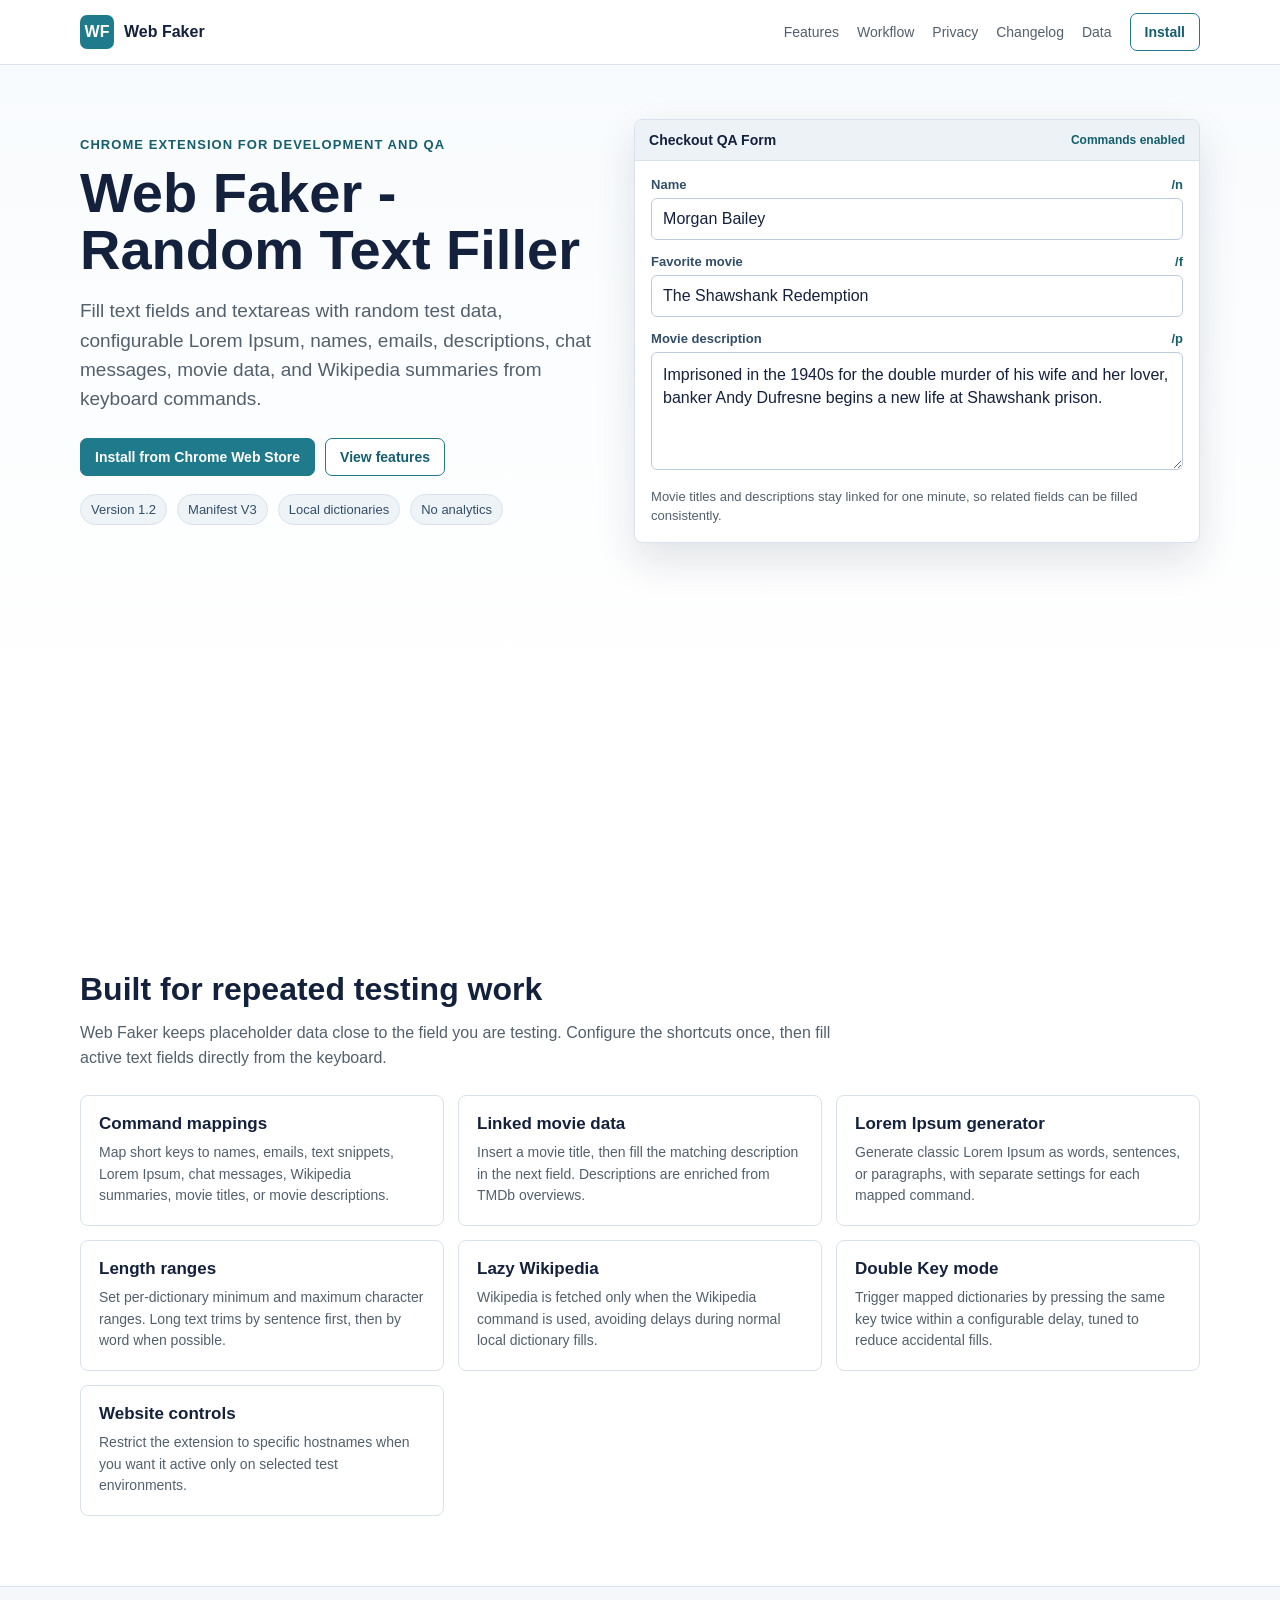
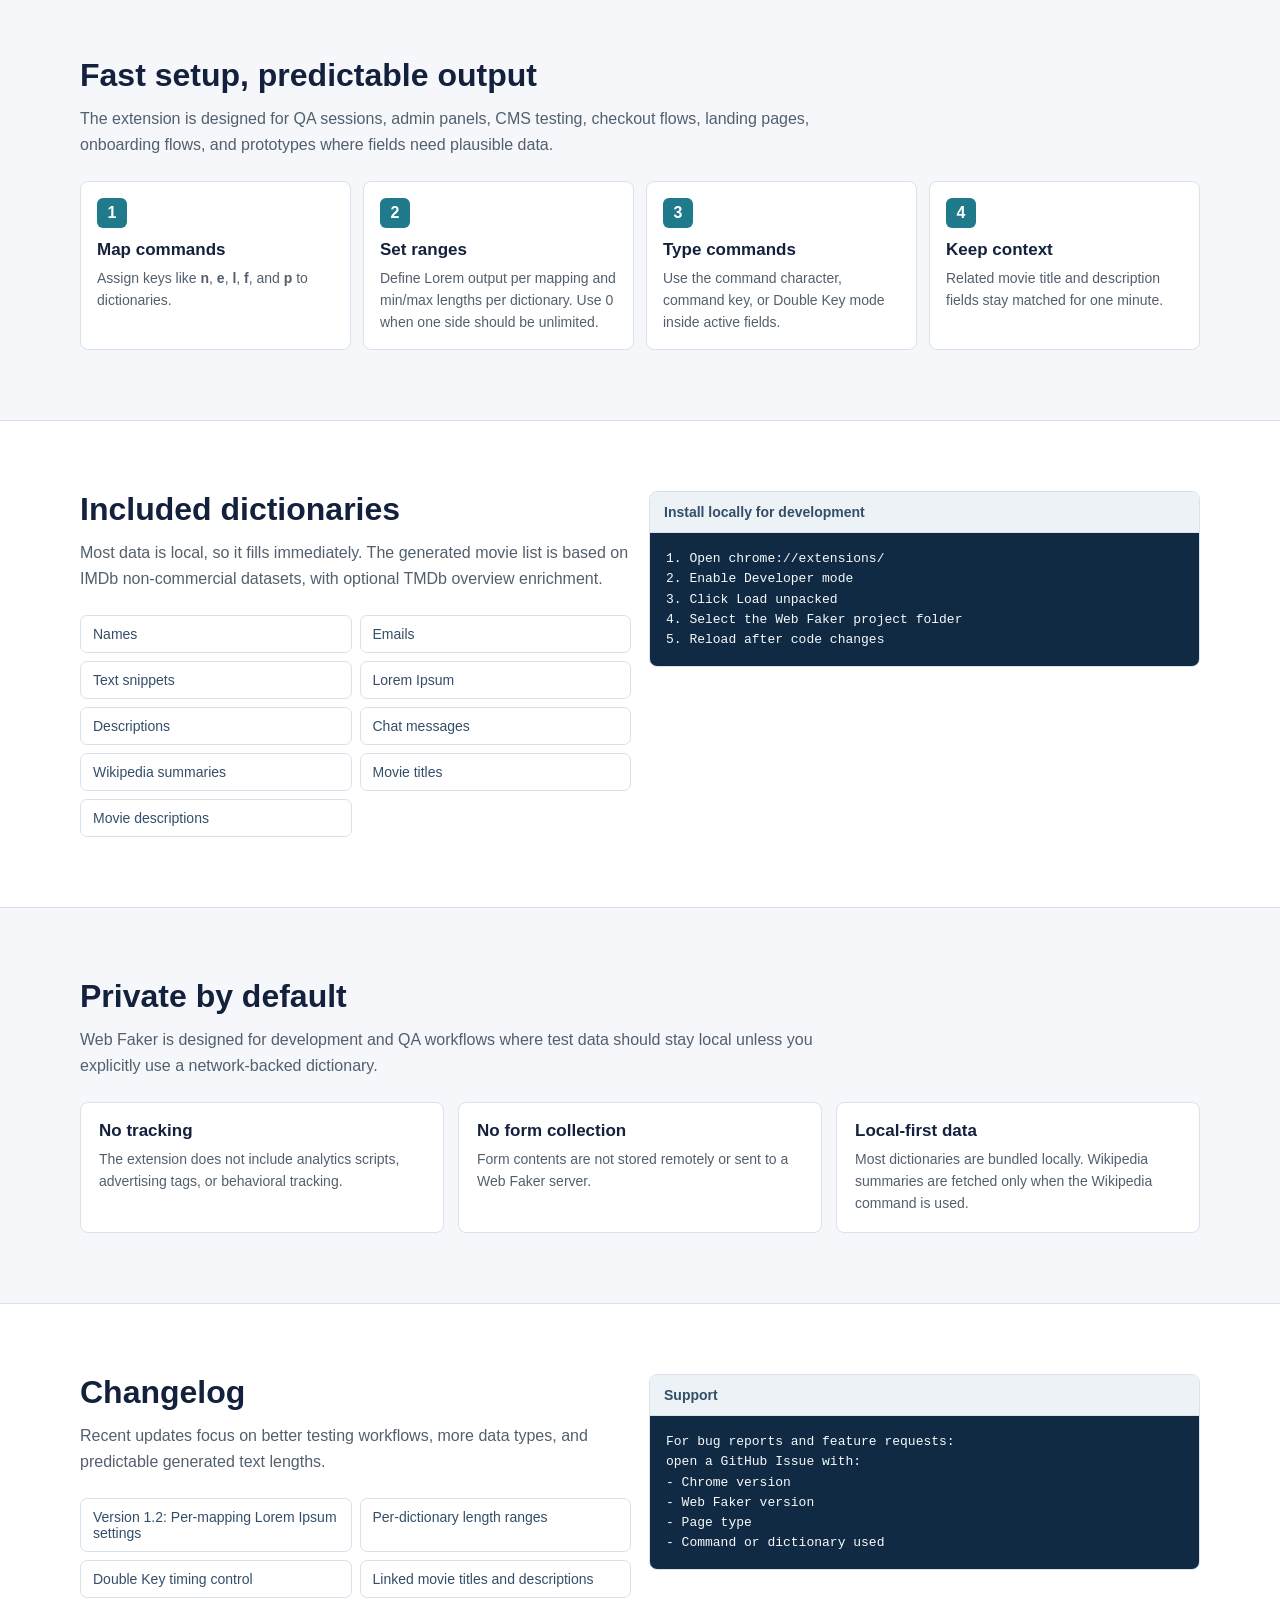
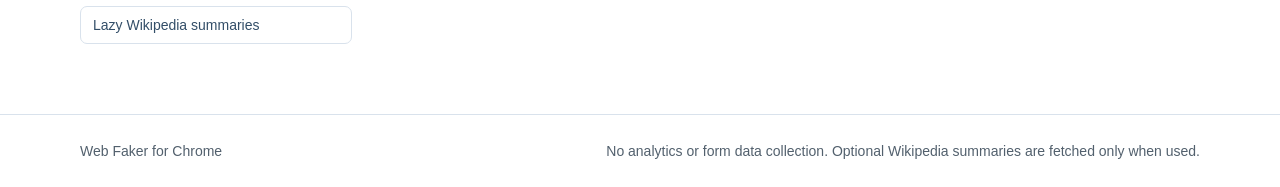
<file: docs/index.html>
<!doctype html>
<html lang="en">
<head>
    <meta charset="utf-8">
    <meta name="viewport" content="width=device-width, initial-scale=1">
    <meta name="description" content="Web Faker fills text fields with random test data, Lorem Ipsum placeholders, names, emails, and local dictionaries for development and QA.">
    <title>Web Faker - Random Text Filler for Chrome</title>
    <style>
        * {
            box-sizing: border-box;
        }

        :root {
            color-scheme: light;
            --ink: #14213d;
            --muted: #52606d;
            --line: #d9e2ec;
            --soft: #f5f7fb;
            --panel: #ffffff;
            --accent: #1f7a8c;
            --accent-strong: #155e6d;
            --gold: #f0b429;
            --danger: #b42318;
        }

        body {
            margin: 0;
            font-family: Arial, Helvetica, sans-serif;
            color: var(--ink);
            background: #ffffff;
        }

        a {
            color: inherit;
        }

        .shell {
            width: min(1120px, calc(100% - 32px));
            margin: 0 auto;
        }

        header {
            position: sticky;
            top: 0;
            z-index: 5;
            background: rgba(255, 255, 255, 0.94);
            border-bottom: 1px solid var(--line);
            backdrop-filter: blur(12px);
        }

        nav {
            display: flex;
            align-items: center;
            justify-content: space-between;
            min-height: 64px;
            gap: 16px;
        }

        .brand {
            display: flex;
            align-items: center;
            gap: 10px;
            font-weight: 700;
            letter-spacing: 0;
        }

        .brand-mark {
            display: grid;
            place-items: center;
            width: 34px;
            height: 34px;
            color: #fff;
            background: var(--accent);
            border-radius: 7px;
            font-weight: 700;
        }

        .nav-links {
            display: flex;
            align-items: center;
            gap: 18px;
            color: var(--muted);
            font-size: 14px;
        }

        .nav-links a {
            text-decoration: none;
        }

        .button {
            display: inline-flex;
            align-items: center;
            justify-content: center;
            min-height: 38px;
            padding: 9px 14px;
            border: 1px solid var(--accent);
            border-radius: 7px;
            color: #fff;
            background: var(--accent);
            text-decoration: none;
            font-weight: 700;
            font-size: 14px;
        }

        .button.secondary {
            color: var(--accent-strong);
            background: #fff;
        }

        main {
            overflow: hidden;
        }

        .hero {
            min-height: calc(100vh - 64px);
            padding: 54px 0 36px;
            background: linear-gradient(180deg, #f8fbfd 0%, #ffffff 78%);
        }

        .hero-grid {
            display: grid;
            grid-template-columns: minmax(0, 0.95fr) minmax(360px, 1.05fr);
            gap: 42px;
            align-items: center;
        }

        .eyebrow {
            margin: 0 0 12px;
            color: var(--accent-strong);
            font-size: 13px;
            font-weight: 700;
            text-transform: uppercase;
            letter-spacing: 0.08em;
        }

        h1 {
            margin: 0;
            font-size: 56px;
            line-height: 1.02;
            letter-spacing: 0;
        }

        .lead {
            max-width: 620px;
            margin: 18px 0 0;
            color: var(--muted);
            font-size: 19px;
            line-height: 1.55;
        }

        .hero-actions {
            display: flex;
            flex-wrap: wrap;
            gap: 10px;
            margin-top: 24px;
        }

        .meta-row {
            display: flex;
            flex-wrap: wrap;
            gap: 10px;
            margin-top: 18px;
        }

        .meta-pill {
            padding: 7px 10px;
            color: #334e68;
            background: #eef3f7;
            border: 1px solid #d9e2ec;
            border-radius: 999px;
            font-size: 13px;
        }

        .demo {
            background: var(--panel);
            border: 1px solid var(--line);
            border-radius: 8px;
            box-shadow: 0 18px 40px rgba(20, 33, 61, 0.12);
            overflow: hidden;
        }

        .demo-bar {
            display: flex;
            justify-content: space-between;
            align-items: center;
            gap: 12px;
            padding: 12px 14px;
            background: #edf2f7;
            border-bottom: 1px solid var(--line);
        }

        .demo-title {
            font-weight: 700;
            font-size: 14px;
        }

        .demo-status {
            color: var(--accent-strong);
            font-size: 12px;
            font-weight: 700;
        }

        .form-demo {
            display: grid;
            gap: 14px;
            padding: 16px;
        }

        .field label {
            display: flex;
            justify-content: space-between;
            gap: 10px;
            margin-bottom: 6px;
            color: #334e68;
            font-size: 13px;
            font-weight: 700;
        }

        .command {
            color: var(--accent-strong);
            font-weight: 700;
        }

        input,
        textarea {
            width: 100%;
            border: 1px solid #bcccdc;
            border-radius: 6px;
            color: var(--ink);
            background: #fff;
            font: inherit;
        }

        input {
            height: 42px;
            padding: 9px 11px;
        }

        textarea {
            min-height: 118px;
            resize: vertical;
            padding: 10px 11px;
            line-height: 1.45;
        }

        .demo-note {
            margin: 0;
            color: var(--muted);
            font-size: 13px;
            line-height: 1.45;
        }

        section {
            padding: 70px 0;
        }

        .section-head {
            max-width: 760px;
            margin-bottom: 24px;
        }

        h2 {
            margin: 0;
            font-size: 32px;
            line-height: 1.15;
            letter-spacing: 0;
        }

        .section-head p {
            margin: 12px 0 0;
            color: var(--muted);
            line-height: 1.6;
        }

        .feature-grid {
            display: grid;
            grid-template-columns: repeat(3, 1fr);
            gap: 14px;
        }

        .feature,
        .step,
        .code-panel {
            background: #fff;
            border: 1px solid var(--line);
            border-radius: 8px;
        }

        .feature {
            padding: 18px;
        }

        .feature h3,
        .step h3 {
            margin: 0 0 8px;
            font-size: 17px;
        }

        .feature p,
        .step p {
            margin: 0;
            color: var(--muted);
            line-height: 1.55;
            font-size: 14px;
        }

        .workflow {
            background: var(--soft);
            border-top: 1px solid var(--line);
            border-bottom: 1px solid var(--line);
        }

        .steps {
            display: grid;
            grid-template-columns: repeat(4, 1fr);
            gap: 12px;
        }

        .step {
            padding: 16px;
        }

        .step-number {
            display: grid;
            place-items: center;
            width: 30px;
            height: 30px;
            margin-bottom: 12px;
            color: #fff;
            background: var(--accent);
            border-radius: 6px;
            font-weight: 700;
        }

        .data-layout {
            display: grid;
            grid-template-columns: 1fr 1fr;
            gap: 18px;
            align-items: start;
        }

        .code-panel {
            overflow: hidden;
        }

        .code-panel h3 {
            margin: 0;
            padding: 12px 14px;
            color: #334e68;
            background: #edf2f7;
            border-bottom: 1px solid var(--line);
            font-size: 14px;
        }

        pre {
            margin: 0;
            padding: 16px;
            overflow: auto;
            color: #f8fafc;
            background: #102a43;
            font-size: 13px;
            line-height: 1.55;
        }

        .dictionary-list {
            display: grid;
            grid-template-columns: repeat(2, minmax(0, 1fr));
            gap: 8px;
            margin: 0;
            padding: 0;
            list-style: none;
        }

        .dictionary-list li {
            padding: 10px 12px;
            background: #fff;
            border: 1px solid var(--line);
            border-radius: 7px;
            color: #334e68;
            font-size: 14px;
        }

        .trust-grid {
            display: grid;
            grid-template-columns: repeat(3, 1fr);
            gap: 14px;
        }

        .trust-item {
            padding: 18px;
            background: #fff;
            border: 1px solid var(--line);
            border-radius: 8px;
        }

        .trust-item h3 {
            margin: 0 0 8px;
            font-size: 17px;
        }

        .trust-item p {
            margin: 0;
            color: var(--muted);
            line-height: 1.55;
            font-size: 14px;
        }

        .footer {
            padding: 28px 0;
            color: var(--muted);
            border-top: 1px solid var(--line);
            font-size: 14px;
        }

        .footer .shell {
            display: flex;
            justify-content: space-between;
            gap: 16px;
            flex-wrap: wrap;
        }

        @media (max-width: 880px) {
            .hero-grid,
            .data-layout {
                grid-template-columns: 1fr;
            }

            h1 {
                font-size: 42px;
            }

            .feature-grid,
            .steps,
            .trust-grid {
                grid-template-columns: repeat(2, 1fr);
            }
        }

        @media (max-width: 560px) {
            .nav-links {
                display: none;
            }

            .hero {
                padding-top: 36px;
            }

            h1 {
                font-size: 34px;
            }

            .lead {
                font-size: 16px;
            }

            .feature-grid,
            .steps,
            .trust-grid,
            .dictionary-list {
                grid-template-columns: 1fr;
            }

            section {
                padding: 48px 0;
            }
        }
    </style>
</head>
<body>
    <header>
        <nav class="shell" aria-label="Main navigation">
            <div class="brand"><span class="brand-mark">WF</span> Web Faker</div>
            <div class="nav-links">
                <a href="#features">Features</a>
                <a href="#workflow">Workflow</a>
                <a href="#privacy">Privacy</a>
                <a href="#changelog">Changelog</a>
                <a href="#data">Data</a>
                <a class="button secondary" href="https://chromewebstore.google.com/detail/web-faker/fnehnlfgodddgdklgjlkhdjckedibnej" target="_blank" rel="noopener">Install</a>
            </div>
        </nav>
    </header>

    <main>
        <section class="hero">
            <div class="shell hero-grid">
                <div>
                    <p class="eyebrow">Chrome extension for development and QA</p>
                    <h1>Web Faker - Random Text Filler</h1>
                    <p class="lead">Fill text fields and textareas with random test data, configurable Lorem Ipsum, names, emails, descriptions, chat messages, movie data, and Wikipedia summaries from keyboard commands.</p>
                    <div class="hero-actions">
                        <a class="button" href="https://chromewebstore.google.com/detail/web-faker/fnehnlfgodddgdklgjlkhdjckedibnej" target="_blank" rel="noopener">Install from Chrome Web Store</a>
                        <a class="button secondary" href="#features">View features</a>
                    </div>
                    <div class="meta-row" aria-label="Highlights">
                        <span class="meta-pill">Version 1.2</span>
                        <span class="meta-pill">Manifest V3</span>
                        <span class="meta-pill">Local dictionaries</span>
                        <span class="meta-pill">No analytics</span>
                    </div>
                </div>

                <div class="demo" aria-label="Web Faker demo form">
                    <div class="demo-bar">
                        <span class="demo-title">Checkout QA Form</span>
                        <span class="demo-status">Commands enabled</span>
                    </div>
                    <form class="form-demo">
                        <div class="field">
                            <label for="name">Name <span class="command">/n</span></label>
                            <input id="name" value="Morgan Bailey" aria-label="Generated name example">
                        </div>
                        <div class="field">
                            <label for="movie">Favorite movie <span class="command">/f</span></label>
                            <input id="movie" value="The Shawshank Redemption" aria-label="Generated movie title example">
                        </div>
                        <div class="field">
                            <label for="description">Movie description <span class="command">/p</span></label>
                            <textarea id="description" aria-label="Generated movie description example">Imprisoned in the 1940s for the double murder of his wife and her lover, banker Andy Dufresne begins a new life at Shawshank prison.</textarea>
                        </div>
                        <p class="demo-note">Movie titles and descriptions stay linked for one minute, so related fields can be filled consistently.</p>
                    </form>
                </div>
            </div>
        </section>

        <section id="features">
            <div class="shell">
                <div class="section-head">
                    <h2>Built for repeated testing work</h2>
                    <p>Web Faker keeps placeholder data close to the field you are testing. Configure the shortcuts once, then fill active text fields directly from the keyboard.</p>
                </div>
                <div class="feature-grid">
                    <article class="feature">
                        <h3>Command mappings</h3>
                        <p>Map short keys to names, emails, text snippets, Lorem Ipsum, chat messages, Wikipedia summaries, movie titles, or movie descriptions.</p>
                    </article>
                    <article class="feature">
                        <h3>Linked movie data</h3>
                        <p>Insert a movie title, then fill the matching description in the next field. Descriptions are enriched from TMDb overviews.</p>
                    </article>
                    <article class="feature">
                        <h3>Lorem Ipsum generator</h3>
                        <p>Generate classic Lorem Ipsum as words, sentences, or paragraphs, with separate settings for each mapped command.</p>
                    </article>
                    <article class="feature">
                        <h3>Length ranges</h3>
                        <p>Set per-dictionary minimum and maximum character ranges. Long text trims by sentence first, then by word when possible.</p>
                    </article>
                    <article class="feature">
                        <h3>Lazy Wikipedia</h3>
                        <p>Wikipedia is fetched only when the Wikipedia command is used, avoiding delays during normal local dictionary fills.</p>
                    </article>
                    <article class="feature">
                        <h3>Double Key mode</h3>
                        <p>Trigger mapped dictionaries by pressing the same key twice within a configurable delay, tuned to reduce accidental fills.</p>
                    </article>
                    <article class="feature">
                        <h3>Website controls</h3>
                        <p>Restrict the extension to specific hostnames when you want it active only on selected test environments.</p>
                    </article>
                </div>
            </div>
        </section>

        <section id="workflow" class="workflow">
            <div class="shell">
                <div class="section-head">
                    <h2>Fast setup, predictable output</h2>
                    <p>The extension is designed for QA sessions, admin panels, CMS testing, checkout flows, landing pages, onboarding flows, and prototypes where fields need plausible data.</p>
                </div>
                <div class="steps">
                    <article class="step">
                        <div class="step-number">1</div>
                        <h3>Map commands</h3>
                        <p>Assign keys like <strong>n</strong>, <strong>e</strong>, <strong>l</strong>, <strong>f</strong>, and <strong>p</strong> to dictionaries.</p>
                    </article>
                    <article class="step">
                        <div class="step-number">2</div>
                        <h3>Set ranges</h3>
                        <p>Define Lorem output per mapping and min/max lengths per dictionary. Use 0 when one side should be unlimited.</p>
                    </article>
                    <article class="step">
                        <div class="step-number">3</div>
                        <h3>Type commands</h3>
                        <p>Use the command character, command key, or Double Key mode inside active fields.</p>
                    </article>
                    <article class="step">
                        <div class="step-number">4</div>
                        <h3>Keep context</h3>
                        <p>Related movie title and description fields stay matched for one minute.</p>
                    </article>
                </div>
            </div>
        </section>

        <section id="data">
            <div class="shell data-layout">
                <div>
                    <div class="section-head">
                        <h2>Included dictionaries</h2>
                        <p>Most data is local, so it fills immediately. The generated movie list is based on IMDb non-commercial datasets, with optional TMDb overview enrichment.</p>
                    </div>
                    <ul class="dictionary-list">
                        <li>Names</li>
                        <li>Emails</li>
                        <li>Text snippets</li>
                        <li>Lorem Ipsum</li>
                        <li>Descriptions</li>
                        <li>Chat messages</li>
                        <li>Wikipedia summaries</li>
                        <li>Movie titles</li>
                        <li>Movie descriptions</li>
                    </ul>
                </div>
                <div class="code-panel" id="install">
                    <h3>Install locally for development</h3>
                    <pre><code>1. Open chrome://extensions/
2. Enable Developer mode
3. Click Load unpacked
4. Select the Web Faker project folder
5. Reload after code changes</code></pre>
                </div>
            </div>
        </section>

        <section id="privacy" class="workflow">
            <div class="shell">
                <div class="section-head">
                    <h2>Private by default</h2>
                    <p>Web Faker is designed for development and QA workflows where test data should stay local unless you explicitly use a network-backed dictionary.</p>
                </div>
                <div class="trust-grid">
                    <article class="trust-item">
                        <h3>No tracking</h3>
                        <p>The extension does not include analytics scripts, advertising tags, or behavioral tracking.</p>
                    </article>
                    <article class="trust-item">
                        <h3>No form collection</h3>
                        <p>Form contents are not stored remotely or sent to a Web Faker server.</p>
                    </article>
                    <article class="trust-item">
                        <h3>Local-first data</h3>
                        <p>Most dictionaries are bundled locally. Wikipedia summaries are fetched only when the Wikipedia command is used.</p>
                    </article>
                </div>
            </div>
        </section>

        <section id="changelog">
            <div class="shell data-layout">
                <div>
                    <div class="section-head">
                        <h2>Changelog</h2>
                        <p>Recent updates focus on better testing workflows, more data types, and predictable generated text lengths.</p>
                    </div>
                    <ul class="dictionary-list">
                        <li>Version 1.2: Per-mapping Lorem Ipsum settings</li>
                        <li>Per-dictionary length ranges</li>
                        <li>Double Key timing control</li>
                        <li>Linked movie titles and descriptions</li>
                        <li>Lazy Wikipedia summaries</li>
                    </ul>
                </div>
                <div class="code-panel">
                    <h3>Support</h3>
                    <pre><code>For bug reports and feature requests:
open a GitHub Issue with:
- Chrome version
- Web Faker version
- Page type
- Command or dictionary used</code></pre>
                </div>
            </div>
        </section>
    </main>

    <footer class="footer">
        <div class="shell">
            <span>Web Faker for Chrome</span>
            <span>No analytics or form data collection. Optional Wikipedia summaries are fetched only when used.</span>
        </div>
    </footer>
</body>
</html>
</file>
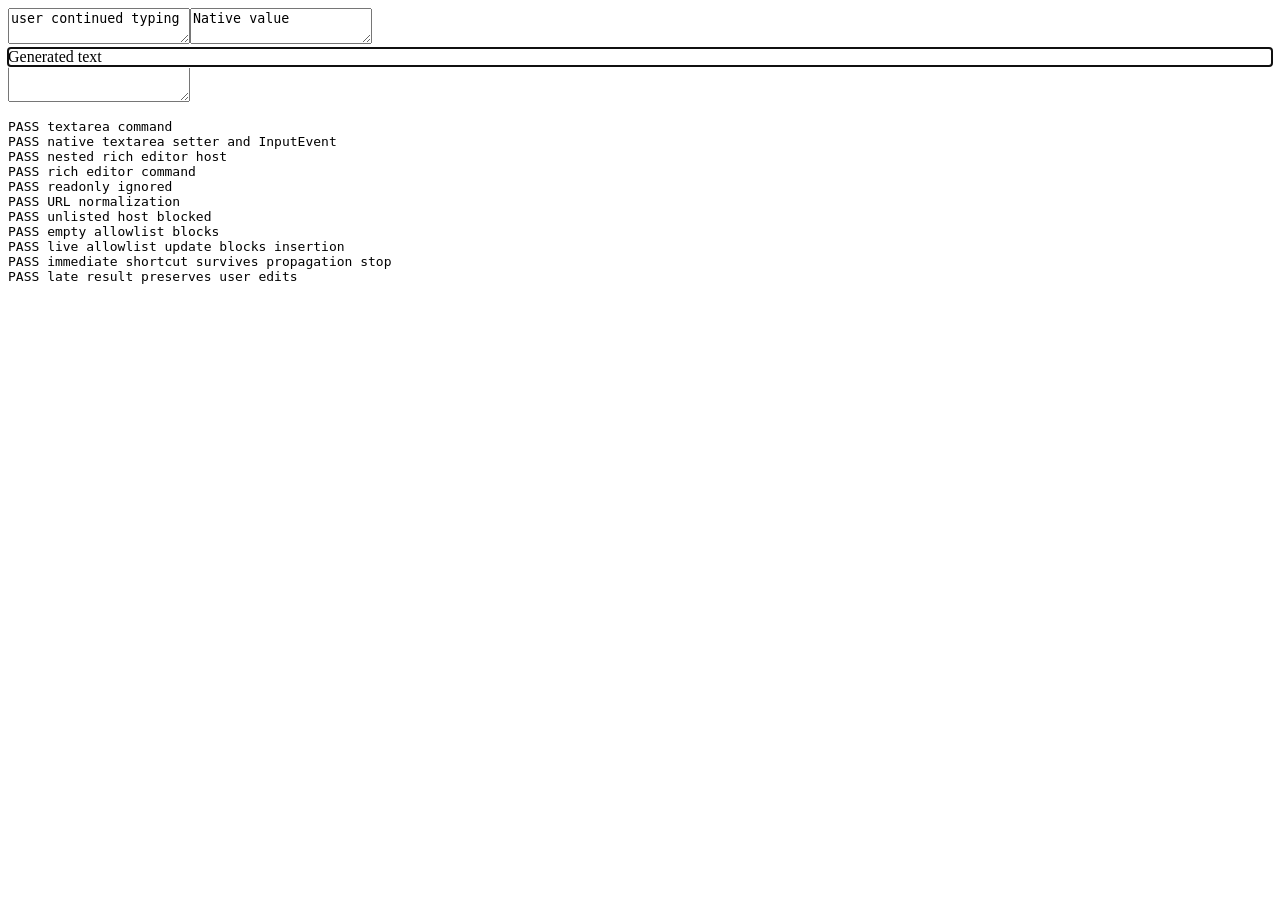
<file: tests/content.html>
<!doctype html><meta charset="utf-8">
<textarea id="plain"></textarea><textarea id="controlled"></textarea>
<div id="rich" contenteditable="true"><div><span id="nested">/l</span></div></div>
<textarea id="readonly" readonly></textarea>
<pre id="results"></pre>
<script>
const initial = {enabled:true,mappings:{l:'lorem_ipsum'},useDoubleKey:false};
let change;
window.chrome = {storage:{sync:{get:(keys, callback)=>callback({...initial})},
onChanged:{addListener:callback=>change=callback}}};
</script>
<script src="../src/content.js"></script>
<script>
(async () => {
const results = [];
function check(label, pass) { results.push((pass ? 'PASS ' : 'FAIL ') + label); }
getRandomItem = async () => 'Generated text';
const plain = document.querySelector('#plain');
plain.value = '/l';
plain.dispatchEvent(new InputEvent('input', {bubbles:true}));
await new Promise(r=>setTimeout(r,10));
check('textarea command', plain.value === 'Generated text');
const controlled = document.querySelector('#controlled');
let tracked;
Object.defineProperty(controlled,'value',{get(){return 'tracked'},set(){throw Error('own setter called')}});
controlled.addEventListener('input',e=>tracked=e.data);
replaceEditableContent(controlled,'Native value');
check('native textarea setter and InputEvent', tracked === 'Native value'
 && Object.getOwnPropertyDescriptor(HTMLTextAreaElement.prototype,'value').get.call(controlled)==='Native value');
check('nested rich editor host', getEditableElement(document.querySelector('#nested'))===document.querySelector('#rich'));
const rich = document.querySelector('#rich');
rich.focus();
rich.dispatchEvent(new InputEvent('input',{bubbles:true}));
await new Promise(r=>setTimeout(r,10));
check('rich editor command', rich.innerText === 'Generated text');
check('readonly ignored', getEditableElement(document.querySelector('#readonly'))===null);
check('URL normalization', isWebsiteAllowed('https://mail.google.com',['https://MAIL.GOOGLE.COM/inbox']));
check('unlisted host blocked', !isWebsiteAllowed('https://evil.example',['example']));
check('empty allowlist blocks', !canFillOnCurrentPage({useWebsites:true,websites:[]}));
change({useWebsites:{newValue:true},websites:{newValue:[]}},'sync');
plain.value='/l';
plain.dispatchEvent(new InputEvent('input',{bubbles:true}));
await new Promise(r=>setTimeout(r,10));
check('live allowlist update blocks insertion', plain.value==='/l');
change({useWebsites:{newValue:false}},'sync');
getRandomItem = async () => 'Keyboard result';
plain.value='';
plain.addEventListener('keydown', e=>e.stopPropagation());
plain.dispatchEvent(new KeyboardEvent('keydown',{bubbles:true,code:'AltLeft',key:'Alt'}));
const shortcut = new KeyboardEvent('keydown',{bubbles:true,cancelable:true,code:'KeyL',key:'l'});
plain.dispatchEvent(shortcut);
await new Promise(r=>setTimeout(r,10));
check('immediate shortcut survives propagation stop', plain.value==='Keyboard result' && shortcut.defaultPrevented);
let resolve;
getRandomItem = () => new Promise(r=>resolve=r);
plain.value='/l';
plain.dispatchEvent(new InputEvent('input',{bubbles:true}));
plain.value='user continued typing';
resolve('Late result');
await new Promise(r=>setTimeout(r,10));
check('late result preserves user edits', plain.value==='user continued typing');
document.querySelector('#results').textContent=results.join('\n');
})();
</script>
</file>
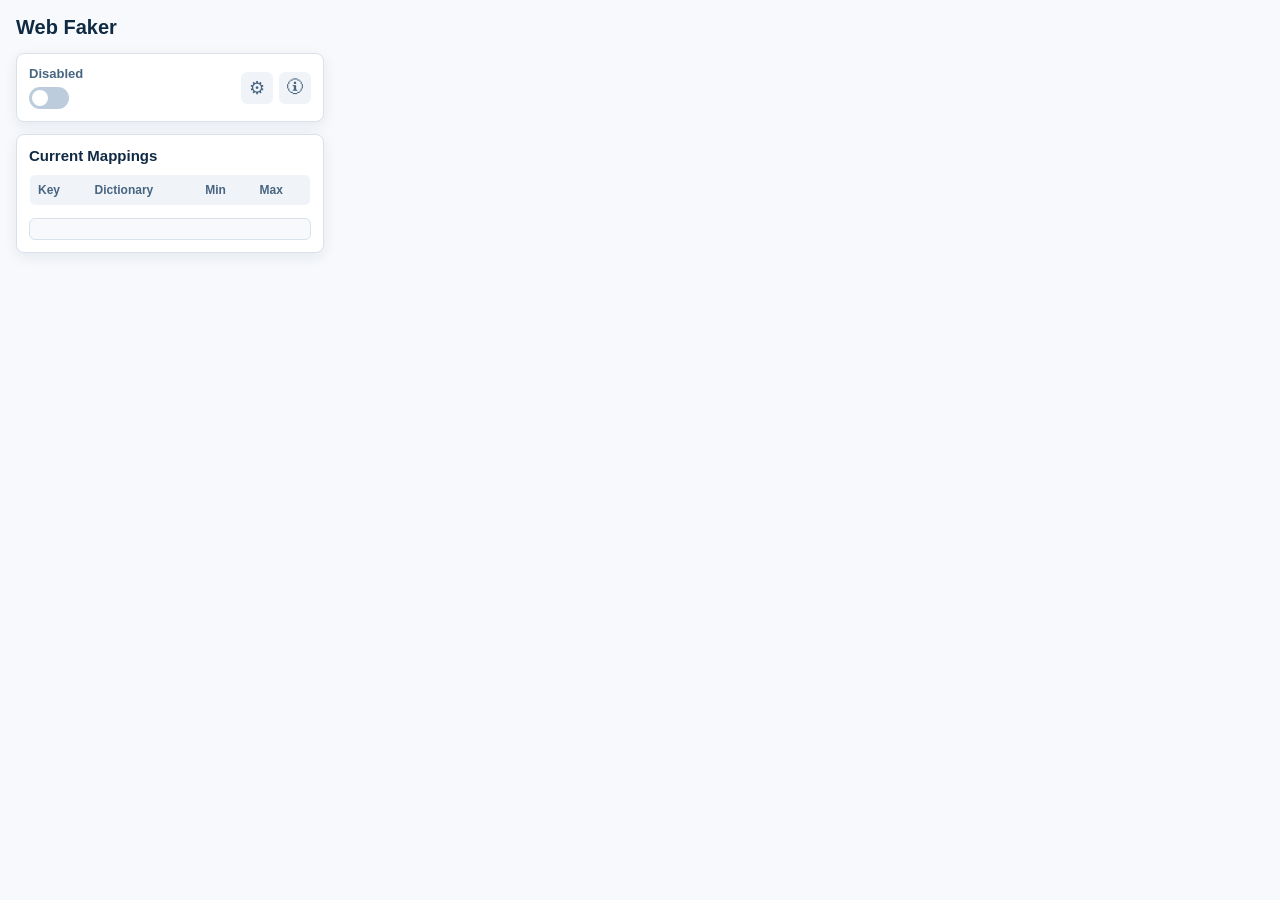
<file: src/popup/popup.html>
<!DOCTYPE html>
<html>
<head>
    <title>Web Faker</title>
    <link rel="stylesheet" type="text/css" href="popup.css">
</head>
<body>
    <div class="header">
        <h1>Web Faker</h1>
    </div>
    <div class="toggle-container">
        <div>
            <div id="toggleLabel" class="toggle-label">Disabled</div>
            <label class="switch">
                <input type="checkbox" id="toggleExtension">
                <span class="slider round"></span>
            </label>
        </div>
        <div class="icon-container">
            <button id="settingsIcon" class="settings-icon">&#9881;</button>
            <button id="helpIcon" class="help-icon">&#128712;</button>
        </div>
    </div>
    <div id="settings" class="settings" style="display:none;">
        <div class="tabs">
            <button class="tab-button" data-tab="mappingsTab">Mappings</button>
            <button class="tab-button" data-tab="controlsTab">Controls</button>
            <button class="tab-button" data-tab="websitesTab">Websites</button>
        </div>
        <div id="mappingsTab" class="tab-content">
            <h2>Key-Dictionary Mappings</h2>
            <table>
                <thead>
                    <tr>
                        <th>Key</th>
                        <th>Dictionary</th>
                        <th></th>
                    </tr>
                </thead>
                <tbody id="settingsTableBody">
                    <!-- Rows will be populated by JavaScript -->
                </tbody>
            </table>
            <div class="buttons">
                <button id="addMapping">+</button>
                <button id="resetSettings">Reset</button>
                <button id="saveMappings">Save</button>
            </div>
        </div>
        <div id="controlsTab" class="tab-content" style="display:none;">
            <h2>Controls</h2>
            <div class="command-char-container">
                <label for="commandChar">Command Char:</label>
                <input type="text" id="commandChar" maxlength="1" value="/">
                <label class="switch settings-toggle">
                    <input type="checkbox" id="toggleCommandChar">
                    <span class="slider round"></span>
                </label>
            </div>
            <div class="command-key-container">
                <label for="commandKey">Command Key:</label>
                <input type="text" id="commandKey" value="Control" title="Recommended keys: AltLeft, AltRight, ControlLeft, ControlRight, ShiftLeft, ShiftRight">
                <label class="switch settings-toggle">
                    <input type="checkbox" id="toggleCommandKey">
                    <span class="slider round"></span>
                </label>
            </div>
            <div class="double-key-container" title="Trigger a mapped dictionary when the same key is pressed twice within the configured delay.">
                <label for="toggleDoubleKey">Double Key:</label>
                <label class="switch settings-toggle">
                    <input type="checkbox" id="toggleDoubleKey">
                    <span class="slider round"></span>
                </label>
            </div>
            <div class="double-key-delay-container" title="Maximum time between two presses of the same key for Double Key to trigger. Lower values reduce accidental fills while typing.">
                <label for="doubleKeyDelayMs">Double key delay (ms):</label>
                <input type="number" id="doubleKeyDelayMs" min="50" max="1000" step="25" value="250">
            </div>
            <h2>Dictionary Lengths</h2>
            <p class="settings-hint">0 means no limit. Text is trimmed by sentence first, then by word when possible.</p>
            <table>
                <thead>
                    <tr>
                        <th>Dictionary</th>
                        <th>Min</th>
                        <th>Max</th>
                    </tr>
                </thead>
                <tbody id="dictionarySettingsTableBody">
                    <!-- Rows will be populated by JavaScript -->
                </tbody>
            </table>
            <div class="buttons">
                <button id="saveControls">Save</button>
            </div>
        </div>
        <div id="websitesTab" class="tab-content" style="display:none;">
            <h2>Manage Websites</h2>
            <div class="website-toggle-container">
                <label for="toggleWebsites">Enable only for listed websites:</label>
                <label class="switch">
                    <input type="checkbox" id="toggleWebsites">
                    <span class="slider round"></span>
                </label>
            </div>
            <div class="website-container">
                <input type="text" id="websiteInput" placeholder="Enter website URL or hostname">
                <button id="addWebsite">Add</button>
            </div>
            <table>
                <thead>
                    <tr>
                        <th>Website</th>
                        <th></th>
                    </tr>
                </thead>
                <tbody id="websiteTableBody">
                    <!-- Rows will be populated by JavaScript -->
                </tbody>
            </table>
        </div>
    </div>
    <div id="reference" class="reference">
        <h2>Current Mappings</h2>
        <table>
            <thead>
                <tr>
                    <th>Key</th>
                    <th>Dictionary</th>
                    <th>Min</th>
                    <th>Max</th>
                </tr>
            </thead>
            <tbody id="referenceTableBody">
                <!-- Rows will be populated by JavaScript -->
            </tbody>
        </table>
        <div id="referenceSettings">
            <!-- Settings will be populated by JavaScript -->
        </div>
    </div>
    <div id="help" class="help" style="display:none;">
        <h2>Help</h2>
        <p>Use these controls to configure Web Faker shortcuts and test data dictionaries.</p>
        <ul>
            <li>Toggle the extension on or off using the switch at the top.</li>
            <li>Configure key-dictionary mappings in the settings section.</li>
            <li>Use the command character or key to trigger text replacements.</li>
        </ul>
    </div>
    <script src="popup.js"></script>
</body>
</html>
</file>
<file: src/popup/popup.css>
* {
    box-sizing: border-box;
}

body {
    width: 340px;
    min-height: 460px;
    margin: 0;
    padding: 16px;
    font-family: Arial, sans-serif;
    color: #1f2933;
    background: #f7f9fc;
}

.header {
    display: flex;
    align-items: center;
    justify-content: space-between;
    margin-bottom: 14px;
}

h1, h2 {
    margin: 0;
    color: #102a43;
}

h1 {
    font-size: 20px;
    font-weight: 700;
}

h2 {
    font-size: 15px;
    margin-bottom: 10px;
}

button, input, select {
    font: inherit;
}

.settings-hint {
    margin: 0 0 10px;
    color: #486581;
    font-size: 12px;
    line-height: 1.4;
}

button {
    border: 0;
    border-radius: 6px;
    cursor: pointer;
}

.toggle-container,
.settings,
.reference,
.help {
    background: #fff;
    border: 1px solid #d9e2ec;
    border-radius: 8px;
    box-shadow: 0 4px 14px rgba(16, 42, 67, 0.08);
}

.toggle-container {
    display: flex;
    align-items: center;
    justify-content: space-between;
    padding: 12px;
    margin-bottom: 12px;
}

.toggle-label {
    margin-bottom: 6px;
    font-size: 13px;
    font-weight: 700;
    color: #486581;
}

.switch {
    position: relative;
    display: inline-block;
    width: 40px;
    height: 22px;
    margin: 0;
}

.switch input {
    width: 0;
    height: 0;
    opacity: 0;
}

.slider {
    position: absolute;
    inset: 0;
    height: 22px;
    cursor: pointer;
    background-color: #bcccdc;
    transition: 0.2s;
}

.slider:before {
    position: absolute;
    content: "";
    width: 16px;
    height: 16px;
    left: 3px;
    bottom: 3px;
    background-color: #fff;
    transition: 0.2s;
}

input:checked + .slider {
    background-color: #2f80ed;
}

input:checked + .slider:before {
    transform: translateX(18px);
}

.slider.round,
.slider.round:before {
    border-radius: 999px;
}

.icon-container {
    display: flex;
    gap: 6px;
}

.settings-icon,
.help-icon,
.delete-button {
    display: inline-flex;
    align-items: center;
    justify-content: center;
    width: 32px;
    height: 32px;
    margin: 0;
    color: #486581;
    background: #f0f4f8;
}

.settings-icon,
.help-icon {
    font-size: 18px;
}

.settings-icon:hover,
.help-icon:hover,
.delete-button:hover {
    color: #102a43;
    background: #d9e2ec;
}

.settings,
.reference,
.help {
    padding: 12px;
}

.settings,
.help {
    display: none;
}

.settings.active,
.help.active {
    display: block;
}

.tabs {
    display: grid;
    grid-template-columns: repeat(3, 1fr);
    gap: 6px;
    margin-bottom: 12px;
}

.tab-button {
    min-height: 32px;
    padding: 7px 8px;
    color: #486581;
    background: #f0f4f8;
}

.tab-button:hover,
.tab-button:focus {
    color: #102a43;
    background: #d9e2ec;
    outline: none;
}

table {
    width: 100%;
    border-collapse: collapse;
    overflow: hidden;
    background: #fff;
    border: 1px solid #d9e2ec;
    border-radius: 6px;
}

th,
td {
    padding: 8px;
    text-align: left;
    border-bottom: 1px solid #edf2f7;
}

th {
    font-size: 12px;
    font-weight: 700;
    color: #486581;
    background: #f0f4f8;
}

tr:last-child td {
    border-bottom: 0;
}

tr:hover td {
    background: #f7f9fc;
}

input[type="text"],
input[type="number"],
select {
    width: 100%;
    min-height: 32px;
    padding: 6px 8px;
    color: #102a43;
    background: #fff;
    border: 1px solid #bcccdc;
    border-radius: 6px;
}

input[type="text"]:focus,
input[type="number"]:focus,
select:focus {
    border-color: #2f80ed;
    outline: 2px solid rgba(47, 128, 237, 0.16);
}

#settingsTableBody input[type="text"] {
    width: 48px;
    text-align: center;
}

#settingsTableBody select {
    min-width: 150px;
}

#dictionarySettingsTableBody input[type="number"],
#settingsTableBody input[type="text"],
#settingsTableBody select {
    min-height: 26px;
    padding: 3px 6px;
    font-size: 12px;
}

#dictionarySettingsTableBody input[type="number"] {
    width: 56px;
    text-align: right;
}


.mapping-settings-row td {
    padding-top: 0;
    background: #fbfdff;
}

.mapping-lorem-settings {
    grid-template-columns: minmax(0, 1fr) 56px auto;
    gap: 6px;
    align-items: center;
    padding: 4px 0 2px;
}

.mapping-lorem-settings select,
.mapping-lorem-settings input[type="number"] {
    min-width: 0;
    min-height: 26px;
    padding: 3px 6px;
    font-size: 12px;
}

.mapping-lorem-settings select {
    width: 100%;
}

.mapping-lorem-settings input[type="number"] {
    text-align: right;
}

.mapping-checkbox {
    display: flex;
    align-items: center;
    gap: 6px;
    color: #486581;
    font-size: 12px;
}

.mapping-checkbox input {
    width: auto;
    min-height: 0;
}

.command-char-container,
.command-key-container,
.double-key-container,
.double-key-delay-container,
.length-container,
.website-toggle-container,
.website-container {
    display: grid;
    grid-template-columns: 1fr auto;
    gap: 10px;
    align-items: center;
    margin-bottom: 10px;
}

.command-char-container input,
.command-key-container input,
.double-key-delay-container input,
.length-container input,
.length-container select {
    width: 128px;
}

.command-char-container input,
.command-key-container input,
.double-key-delay-container input,
.length-container input {
    text-align: right;
}

.website-container {
    grid-template-columns: 1fr auto;
}

.website-container button,
.buttons button {
    min-height: 32px;
    padding: 7px 12px;
    color: #fff;
    background: #2f80ed;
}

.website-container button:hover,
.buttons button:hover {
    background: #1c64c7;
}

.buttons {
    display: flex;
    justify-content: flex-end;
    gap: 8px;
    margin-top: 10px;
}

#addMapping {
    width: 32px;
    padding: 0;
    color: #102a43;
    background: #d9e2ec;
}

#addMapping:hover {
    background: #bcccdc;
}

#resetSettings {
    color: #102a43;
    background: #f0f4f8;
}

#resetSettings:hover {
    background: #d9e2ec;
}

.delete-button {
    width: 28px;
    height: 28px;
    font-size: 15px;
}

#referenceSettings {
    display: grid;
    gap: 6px;
    margin-top: 12px;
    padding: 10px;
    color: #486581;
    background: #f7f9fc;
    border: 1px solid #d9e2ec;
    border-radius: 6px;
    font-size: 13px;
}

.help p,
.help li {
    font-size: 13px;
    line-height: 1.45;
}

.help p {
    margin: 0 0 8px;
}

.help ul {
    margin: 0;
    padding-left: 18px;
}

.help li {
    margin-bottom: 6px;
}


input:disabled {
    color: #829ab1;
    background: #f0f4f8;
    cursor: not-allowed;
}


.settings-hint {
    margin: -2px 0 8px;
    color: #627d98;
    font-size: 12px;
}
</file>
